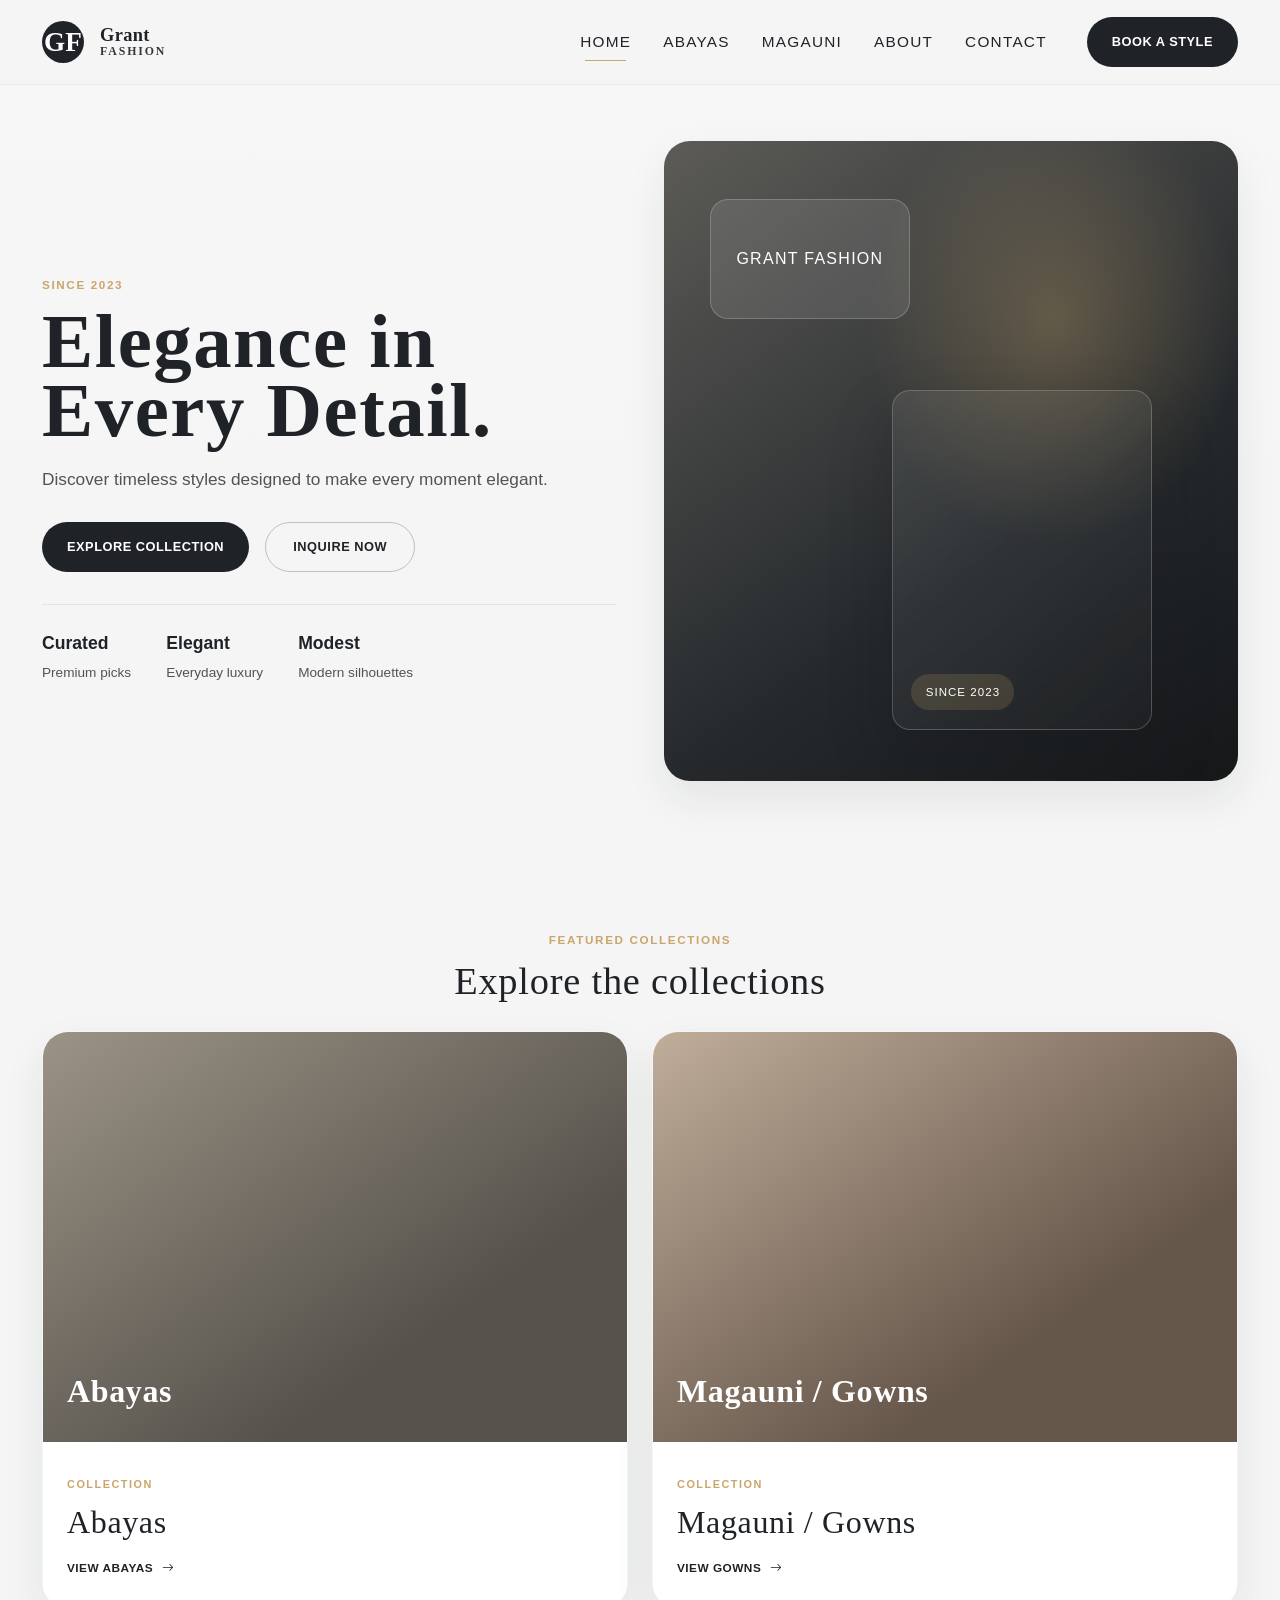
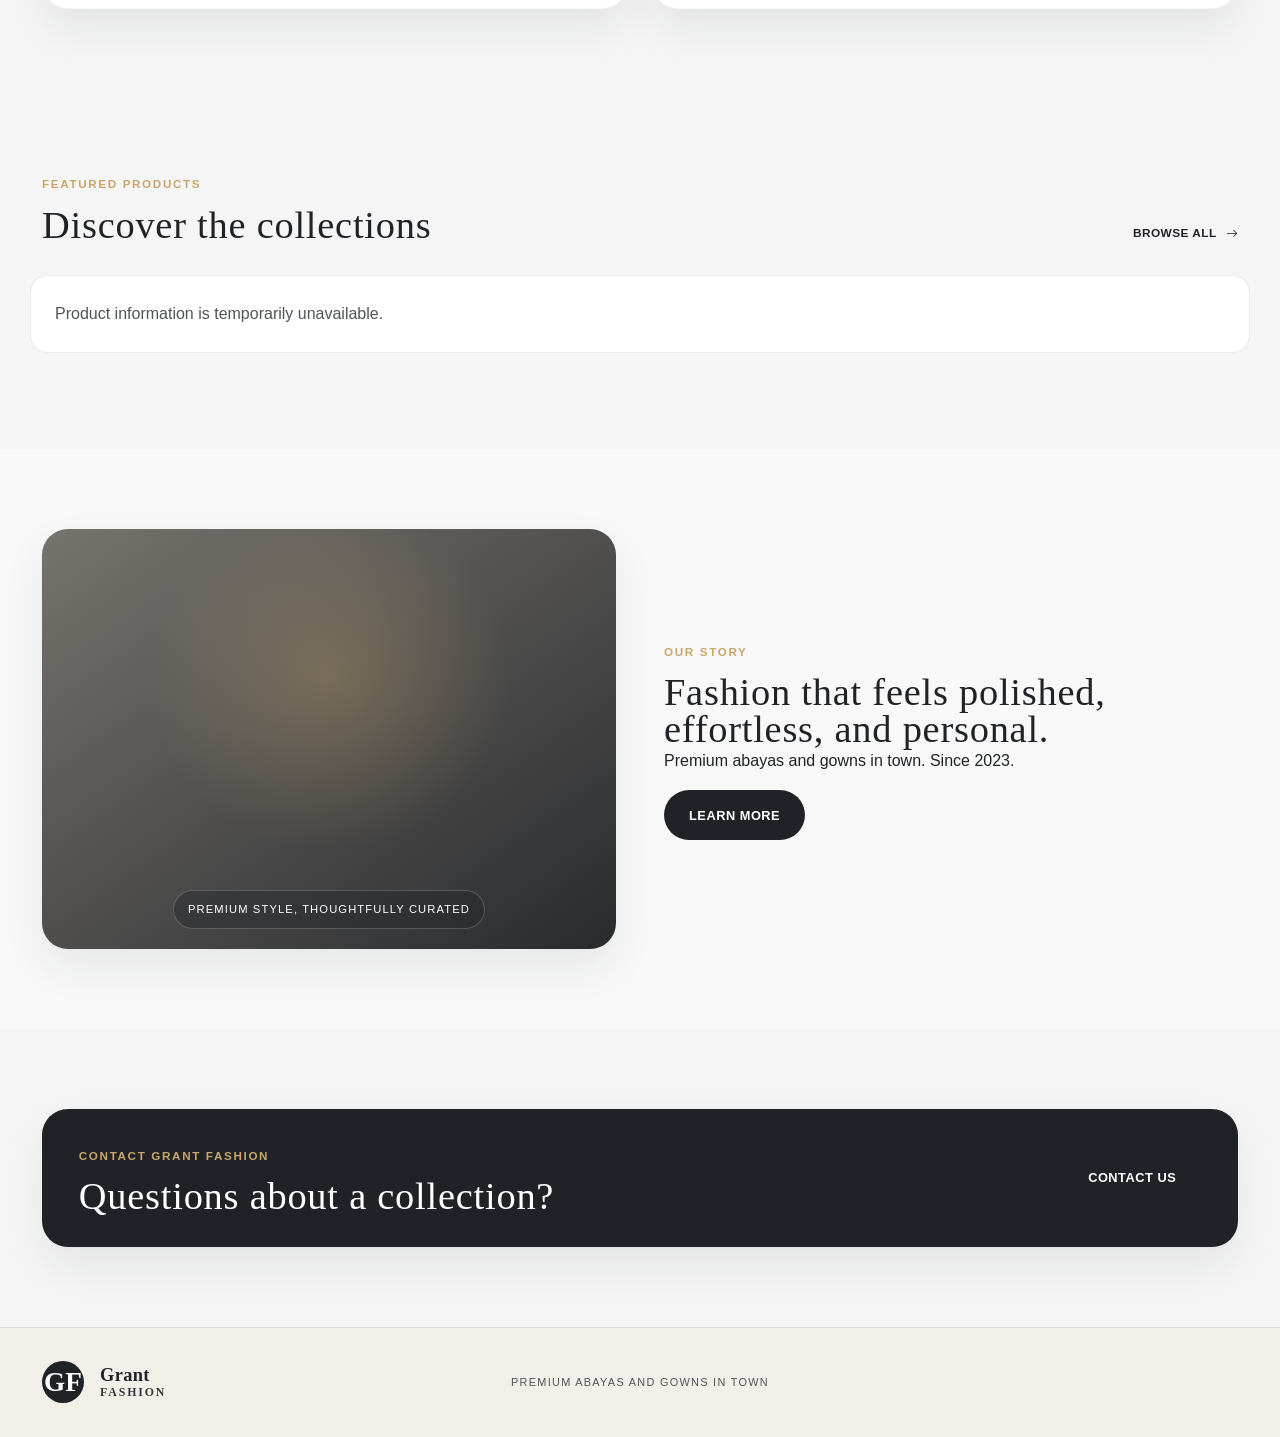
<file: index.html>
<!DOCTYPE html>
<html lang="en">
  <head>
    <meta charset="UTF-8" />
    <meta name="viewport" content="width=device-width, initial-scale=1.0" />
    <meta http-equiv="Content-Security-Policy" content="default-src 'self'; base-uri 'self'; form-action 'self' https://wa.me; img-src 'self' data:; style-src 'self' 'unsafe-inline' https://fonts.googleapis.com https://cdn.jsdelivr.net; font-src 'self' https://fonts.gstatic.com https://cdn.jsdelivr.net; script-src 'self' https://cdn.jsdelivr.net; connect-src 'self'; object-src 'none'" />
    <meta http-equiv="Referrer-Policy" content="strict-origin-when-cross-origin" />
    <meta http-equiv="Permissions-Policy" content="geolocation=(), microphone=(), camera=()" />
    <meta
      name="description"
      content="Grant Fashion presents premium abayas and gowns in town. Since 2023."
    />
    <title>Grant Fashion | Premium Abayas and Gowns</title>
    <meta property="og:site_name" content="Grant Fashion" />
    <meta property="og:title" content="Grant Fashion | Premium Abayas and Gowns" />
    <meta property="og:description" content="Grant Fashion presents premium abayas and gowns in town. Since 2023." />
    <link rel="preconnect" href="https://fonts.googleapis.com" />
    <link rel="preconnect" href="https://fonts.gstatic.com" crossorigin />
    <link
      href="https://fonts.googleapis.com/css2?family=Cormorant+Garamond:wght@400;500;600;700&family=Inter:wght@400;500;600;700&display=swap"
      rel="stylesheet"
    />
    <link
      rel="stylesheet"
      href="https://cdn.jsdelivr.net/npm/bootstrap@5.3.3/dist/css/bootstrap.min.css"
    />
    <link
      rel="stylesheet"
      href="https://cdn.jsdelivr.net/npm/bootstrap-icons@1.11.3/font/bootstrap-icons.min.css"
    />
    <link rel="stylesheet" href="assets/css/style.css" />
  </head>
  <body>
    <header class="site-header">
      <nav class="navbar navbar-expand-lg navbar-light px-3 px-lg-4 py-3">
        <div class="container-xl">
          <a class="navbar-brand d-flex align-items-center gap-3" href="index.html" aria-label="Grant Fashion home">
            <img class="brand-logo" data-brand-logo alt="" hidden />
            <span class="brand-mark" data-brand-initials aria-hidden="true">GF</span>
            <div class="brand-copy">
              <span class="brand-name" data-brand-name>Grant</span>
              <span class="brand-subtitle" data-brand-tagline>Fashion</span>
            </div>
          </a>

          <button
            class="navbar-toggler border-0 shadow-none"
            type="button"
            data-menu-toggle
            aria-controls="mobileMenu"
            aria-expanded="false"
            aria-label="Open navigation menu"
          >
            <span class="navbar-toggler-icon"></span>
          </button>

          <div class="collapse navbar-collapse justify-content-end">
            <ul class="navbar-nav align-items-center gap-lg-3">
              <li class="nav-item"><a class="nav-link active" href="index.html">Home</a></li>
              <li class="nav-item"><a class="nav-link" href="pages/abayas.html">Abayas</a></li>
              <li class="nav-item"><a class="nav-link" href="pages/magauni.html">Magauni</a></li>
              <li class="nav-item"><a class="nav-link" href="pages/about.html">About</a></li>
              <li class="nav-item"><a class="nav-link" href="pages/contact.html">Contact</a></li>
              <li class="nav-item ms-lg-3">
                <a class="btn btn-primary btn-cta" href="pages/contact.html">Book a Style</a>
              </li>
            </ul>
          </div>
        </div>
      </nav>
    </header>

    <div class="offcanvas offcanvas-end" tabindex="-1" id="mobileMenu" aria-labelledby="mobileMenuLabel">
      <div class="offcanvas-header">
        <h5 class="offcanvas-title" id="mobileMenuLabel">Menu</h5>
        <button type="button" class="btn-close" data-menu-close aria-label="Close menu"></button>
      </div>
      <div class="offcanvas-body">
        <ul class="nav flex-column mobile-nav">
          <li><a class="nav-link active" href="index.html">Home</a></li>
          <li><a class="nav-link" href="pages/abayas.html">Abayas</a></li>
          <li><a class="nav-link" href="pages/magauni.html">Magauni</a></li>
          <li><a class="nav-link" href="pages/about.html">About</a></li>
          <li><a class="nav-link" href="pages/contact.html">Contact</a></li>
          <li class="mt-3"><a class="btn btn-primary w-100 btn-cta" href="pages/contact.html">Book a Style</a></li>
        </ul>
      </div>
    </div>

    <main>
      <section class="hero-section">
        <div class="container-xl">
          <div class="row align-items-center g-4 g-lg-5">
            <div class="col-lg-6 content-column">
              <p class="eyebrow">Since 2023</p>
              <h1 data-content="hero.heading">Elegance in Every Detail.</h1>
              <p class="hero-copy" data-content="hero.body">
                Discover timeless styles designed to make every moment elegant.
              </p>
              <div class="hero-actions">
                <a class="btn btn-primary btn-cta" data-content="hero.button_label" href="pages/abayas.html">Explore Collection</a>
                <a class="btn btn-secondary" href="pages/contact.html">Inquire Now</a>
              </div>
              <div class="hero-metrics">
                <div>
                  <strong>Curated</strong>
                  <span>Premium picks</span>
                </div>
                <div>
                  <strong>Elegant</strong>
                  <span>Everyday luxury</span>
                </div>
                <div>
                  <strong>Modest</strong>
                  <span>Modern silhouettes</span>
                </div>
              </div>
            </div>
            <div class="col-lg-6">
              <div class="editorial-visual" aria-label="Editorial fashion placeholder artwork">
                <img class="editorial-image" data-media-section="hero" alt="" hidden />
                <div class="visual-card visual-card-large">
                  <span class="card-tag">Since 2023</span>
                </div>
                <div class="visual-card visual-card-small">
                    <span data-brand-copy>Grant Fashion</span>
                </div>
              </div>
            </div>
          </div>
        </div>
      </section>

      <section class="section-space collection-highlight">
        <div class="container-xl">
          <div class="section-heading centered">
            <p class="eyebrow text-center">Featured collections</p>
            <h2>Explore the collections</h2>
          </div>
          <div class="row g-4">
            <div class="col-md-6">
              <article class="feature-card feature-card-abaya">
                <div class="feature-image image-abaya">
                  <img data-media-collection="abayas" alt="" hidden />
                  <span>Abayas</span>
                </div>
                <div class="feature-content">
                  <p class="eyebrow small">Collection</p>
                  <h3>Abayas</h3>
                  <p data-collection-description="abayas"></p>
                  <a href="pages/abayas.html" class="text-link">View abayas <i class="bi bi-arrow-right"></i></a>
                </div>
              </article>
            </div>
            <div class="col-md-6">
              <article class="feature-card feature-card-gown">
                <div class="feature-image image-gown">
                  <img data-media-collection="magauni" alt="" hidden />
                  <span>Magauni / Gowns</span>
                </div>
                <div class="feature-content">
                  <p class="eyebrow small">Collection</p>
                  <h3>Magauni / Gowns</h3>
                  <p data-collection-description="magauni"></p>
                  <a href="pages/magauni.html" class="text-link">View gowns <i class="bi bi-arrow-right"></i></a>
                </div>
              </article>
            </div>
          </div>
        </div>
      </section>

      <section class="section-space product-spotlight">
        <div class="container-xl">
          <div class="section-heading d-flex justify-content-between align-items-end flex-wrap gap-3">
            <div>
              <p class="eyebrow">Featured products</p>
              <h2>Discover the collections</h2>
            </div>
            <a href="pages/abayas.html" class="text-link">Browse all <i class="bi bi-arrow-right"></i></a>
          </div>

          <div class="row g-4 product-grid" id="product-grid-home">
            <p class="empty-state" role="status">Loading published products…</p>
          </div>
        </div>
      </section>

      <section class="section-space brand-story">
        <div class="container-xl">
          <div class="row align-items-center g-5">
            <div class="col-lg-6">
              <div class="story-image" aria-label="Brand story placeholder illustration">
                <img class="story-image-photo" data-media-section="brand_story" alt="" hidden />
                <span>Premium style, thoughtfully curated</span>
              </div>
            </div>
            <div class="col-lg-6">
              <p class="eyebrow">Our story</p>
              <h2 data-content="brand_story.heading">Fashion that feels polished, effortless, and personal.</h2>
              <p>
                <span data-content="brand_story.body">Premium abayas and gowns in town. Since 2023.</span>
              </p>
              <a href="pages/about.html" class="btn btn-primary btn-cta" data-content="brand_story.button_label">Learn More</a>
            </div>
          </div>
        </div>
      </section>

      <section class="section-space inquiry-strip">
        <div class="container-xl">
          <div class="inquiry-panel">
            <div>
              <p class="eyebrow" data-brand-copy>Contact Grant Fashion</p>
              <h2>Questions about a collection?</h2>
            </div>
            <a class="btn btn-primary btn-cta" href="pages/contact.html">Contact us</a>
          </div>
        </div>
      </section>
    </main>

    <footer class="site-footer">
      <div class="container-xl">
        <div class="row g-4 align-items-center">
          <div class="col-lg-4">
            <a class="navbar-brand d-flex align-items-center gap-3" href="index.html" aria-label="Grant Fashion home">
              <img class="brand-logo" data-brand-logo alt="" hidden />
              <span class="brand-mark" data-brand-initials aria-hidden="true">GF</span>
              <div class="brand-copy">
                <span class="brand-name" data-brand-name>Grant</span>
                <span class="brand-subtitle" data-brand-tagline>Fashion</span>
              </div>
            </a>
          </div>
          <div class="col-lg-4 text-lg-center">
            <p class="footer-copy">Premium abayas and gowns in town</p>
          </div>
          <div class="col-lg-4 text-lg-end">
            <div class="social-links" aria-label="Social media links">
              <a data-setting-link="instagram_url" href="#" aria-label="Instagram" hidden><i class="bi bi-instagram"></i></a>
              <a data-setting-link="tiktok_url" href="#" aria-label="TikTok" hidden><i class="bi bi-tiktok"></i></a>
              <a data-setting-link="business_whatsapp" href="#" aria-label="WhatsApp" hidden><i class="bi bi-whatsapp"></i></a>
            </div>
          </div>
        </div>
      </div>
    </footer>

    <script src="https://cdn.jsdelivr.net/npm/bootstrap@5.3.3/dist/js/bootstrap.bundle.min.js"></script>
    <script src="assets/js/brand.js"></script>
    <script src="assets/js/main.js"></script>
  </body>
</html>
</file>
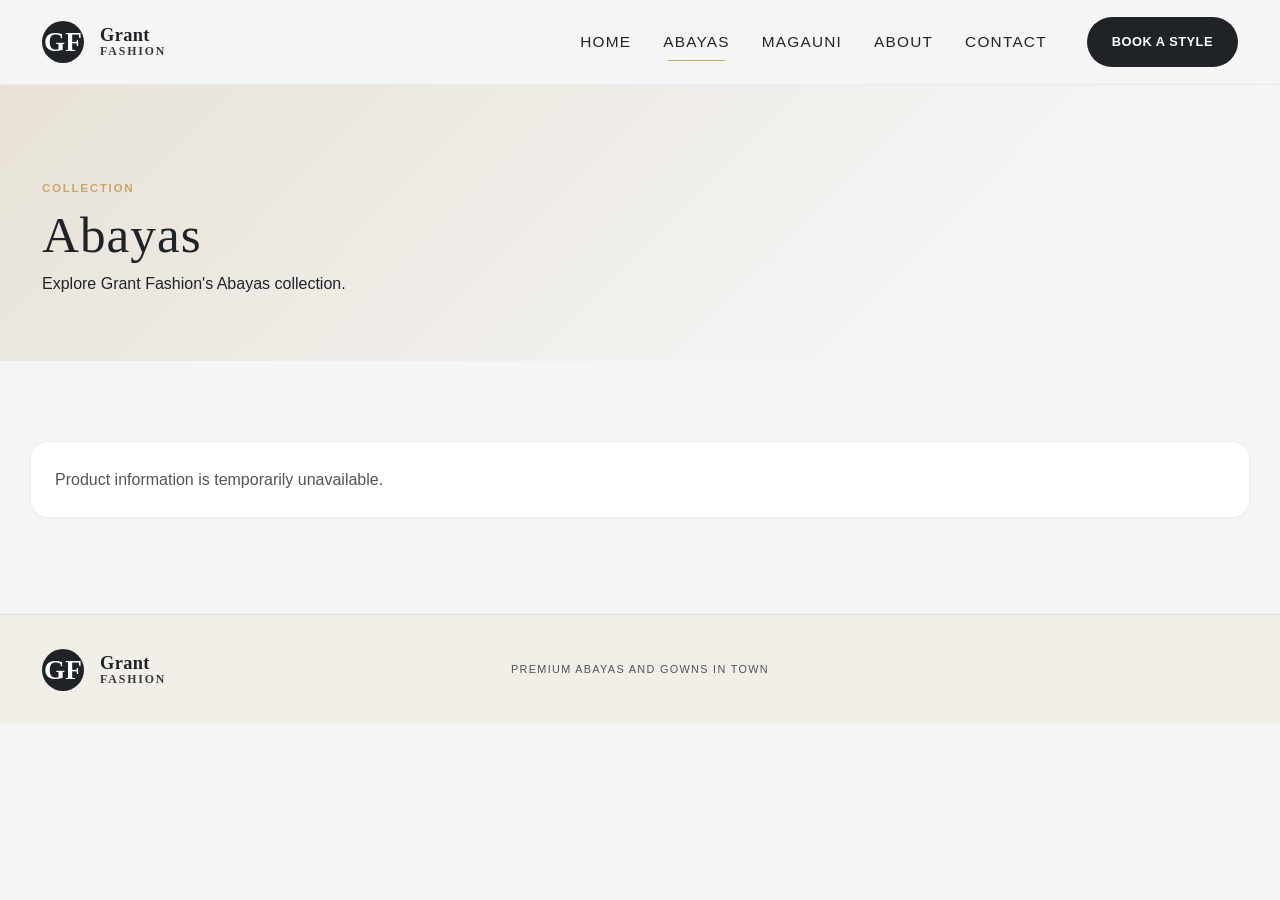
<file: pages/abayas.html>
<!DOCTYPE html>
<html lang="en">
  <head>
    <meta charset="UTF-8" />
    <meta name="viewport" content="width=device-width, initial-scale=1.0" />
    <meta http-equiv="Content-Security-Policy" content="default-src 'self'; base-uri 'self'; form-action 'self' https://wa.me; img-src 'self' data:; style-src 'self' 'unsafe-inline' https://fonts.googleapis.com https://cdn.jsdelivr.net; font-src 'self' https://fonts.gstatic.com https://cdn.jsdelivr.net; script-src 'self' https://cdn.jsdelivr.net; connect-src 'self'; object-src 'none'" />
    <meta http-equiv="Referrer-Policy" content="strict-origin-when-cross-origin" />
    <meta http-equiv="Permissions-Policy" content="geolocation=(), microphone=(), camera=()" />
    <meta
      name="description"
      content="Explore Grant Fashion's abaya collection."
    />
    <title>Abayas | Grant Fashion</title>
    <meta property="og:site_name" content="Grant Fashion" />
    <meta property="og:title" content="Abayas | Grant Fashion" />
    <meta property="og:description" content="Explore Grant Fashion's abaya collection." />
    <link rel="preconnect" href="https://fonts.googleapis.com" />
    <link rel="preconnect" href="https://fonts.gstatic.com" crossorigin />
    <link
      href="https://fonts.googleapis.com/css2?family=Cormorant+Garamond:wght@400;500;600;700&family=Inter:wght@400;500;600;700&display=swap"
      rel="stylesheet"
    />
    <link
      rel="stylesheet"
      href="https://cdn.jsdelivr.net/npm/bootstrap@5.3.3/dist/css/bootstrap.min.css"
    />
    <link
      rel="stylesheet"
      href="https://cdn.jsdelivr.net/npm/bootstrap-icons@1.11.3/font/bootstrap-icons.min.css"
    />
    <link rel="stylesheet" href="../assets/css/style.css" />
  </head>
  <body>
    <header class="site-header">
      <nav class="navbar navbar-expand-lg navbar-light px-3 px-lg-4 py-3">
        <div class="container-xl">
          <a class="navbar-brand d-flex align-items-center gap-3" href="../index.html" aria-label="Grant Fashion home">
            <img class="brand-logo" data-brand-logo alt="" hidden />
            <span class="brand-mark" data-brand-initials aria-hidden="true">GF</span>
            <div class="brand-copy">
              <span class="brand-name" data-brand-name>Grant</span>
              <span class="brand-subtitle" data-brand-tagline>Fashion</span>
            </div>
          </a>

          <button
            class="navbar-toggler border-0 shadow-none"
            type="button"
            data-menu-toggle
            aria-controls="mobileMenu"
            aria-expanded="false"
            aria-label="Open navigation menu"
          >
            <span class="navbar-toggler-icon"></span>
          </button>

          <div class="collapse navbar-collapse justify-content-end">
            <ul class="navbar-nav align-items-center gap-lg-3">
              <li class="nav-item"><a class="nav-link" href="../index.html">Home</a></li>
              <li class="nav-item"><a class="nav-link active" href="abayas.html">Abayas</a></li>
              <li class="nav-item"><a class="nav-link" href="magauni.html">Magauni</a></li>
              <li class="nav-item"><a class="nav-link" href="about.html">About</a></li>
              <li class="nav-item"><a class="nav-link" href="contact.html">Contact</a></li>
              <li class="nav-item ms-lg-3">
                <a class="btn btn-primary btn-cta" href="contact.html">Book a Style</a>
              </li>
            </ul>
          </div>
        </div>
      </nav>
    </header>

    <div class="offcanvas offcanvas-end" tabindex="-1" id="mobileMenu" aria-labelledby="mobileMenuLabel">
      <div class="offcanvas-header">
        <h5 class="offcanvas-title" id="mobileMenuLabel">Menu</h5>
        <button type="button" class="btn-close" data-menu-close aria-label="Close menu"></button>
      </div>
      <div class="offcanvas-body">
        <ul class="nav flex-column mobile-nav">
          <li><a class="nav-link" href="../index.html">Home</a></li>
          <li><a class="nav-link active" href="abayas.html">Abayas</a></li>
          <li><a class="nav-link" href="magauni.html">Magauni</a></li>
          <li><a class="nav-link" href="about.html">About</a></li>
          <li><a class="nav-link" href="contact.html">Contact</a></li>
          <li class="mt-3"><a class="btn btn-primary w-100 btn-cta" href="contact.html">Book a Style</a></li>
        </ul>
      </div>
    </div>

    <main>
      <section class="page-hero collection-hero">
        <div class="container-xl">
          <div class="page-hero-inner">
            <p class="eyebrow">Collection</p>
            <h1>Abayas</h1>
            <p data-collection-description="abayas" data-brand-copy>
              Explore Grant Fashion's Abayas collection.
            </p>
          </div>
        </div>
      </section>

      <section class="section-space">
        <div class="container-xl">
          <div class="row g-4" id="product-grid-abayas"><p class="empty-state" role="status">Loading published products…</p></div>
        </div>
      </section>
    </main>

    <footer class="site-footer">
      <div class="container-xl">
        <div class="row g-4 align-items-center">
          <div class="col-lg-4">
            <a class="navbar-brand d-flex align-items-center gap-3" href="../index.html">
              <img class="brand-logo" data-brand-logo alt="" hidden />
              <span class="brand-mark" data-brand-initials aria-hidden="true">GF</span>
              <div class="brand-copy">
                <span class="brand-name" data-brand-name>Grant</span>
                <span class="brand-subtitle" data-brand-tagline>Fashion</span>
              </div>
            </a>
          </div>
          <div class="col-lg-4 text-lg-center">
            <p class="footer-copy">Premium abayas and gowns in town</p>
          </div>
          <div class="col-lg-4 text-lg-end">
            <div class="social-links">
              <a data-setting-link="instagram_url" href="#" aria-label="Instagram" hidden><i class="bi bi-instagram"></i></a>
              <a data-setting-link="tiktok_url" href="#" aria-label="TikTok" hidden><i class="bi bi-tiktok"></i></a>
              <a data-setting-link="business_whatsapp" href="#" aria-label="WhatsApp" hidden><i class="bi bi-whatsapp"></i></a>
            </div>
          </div>
        </div>
      </div>
    </footer>

    <script src="https://cdn.jsdelivr.net/npm/bootstrap@5.3.3/dist/js/bootstrap.bundle.min.js"></script>
    <script src="../assets/js/brand.js"></script>
    <script src="../assets/js/main.js"></script>
  </body>
</html>
</file>
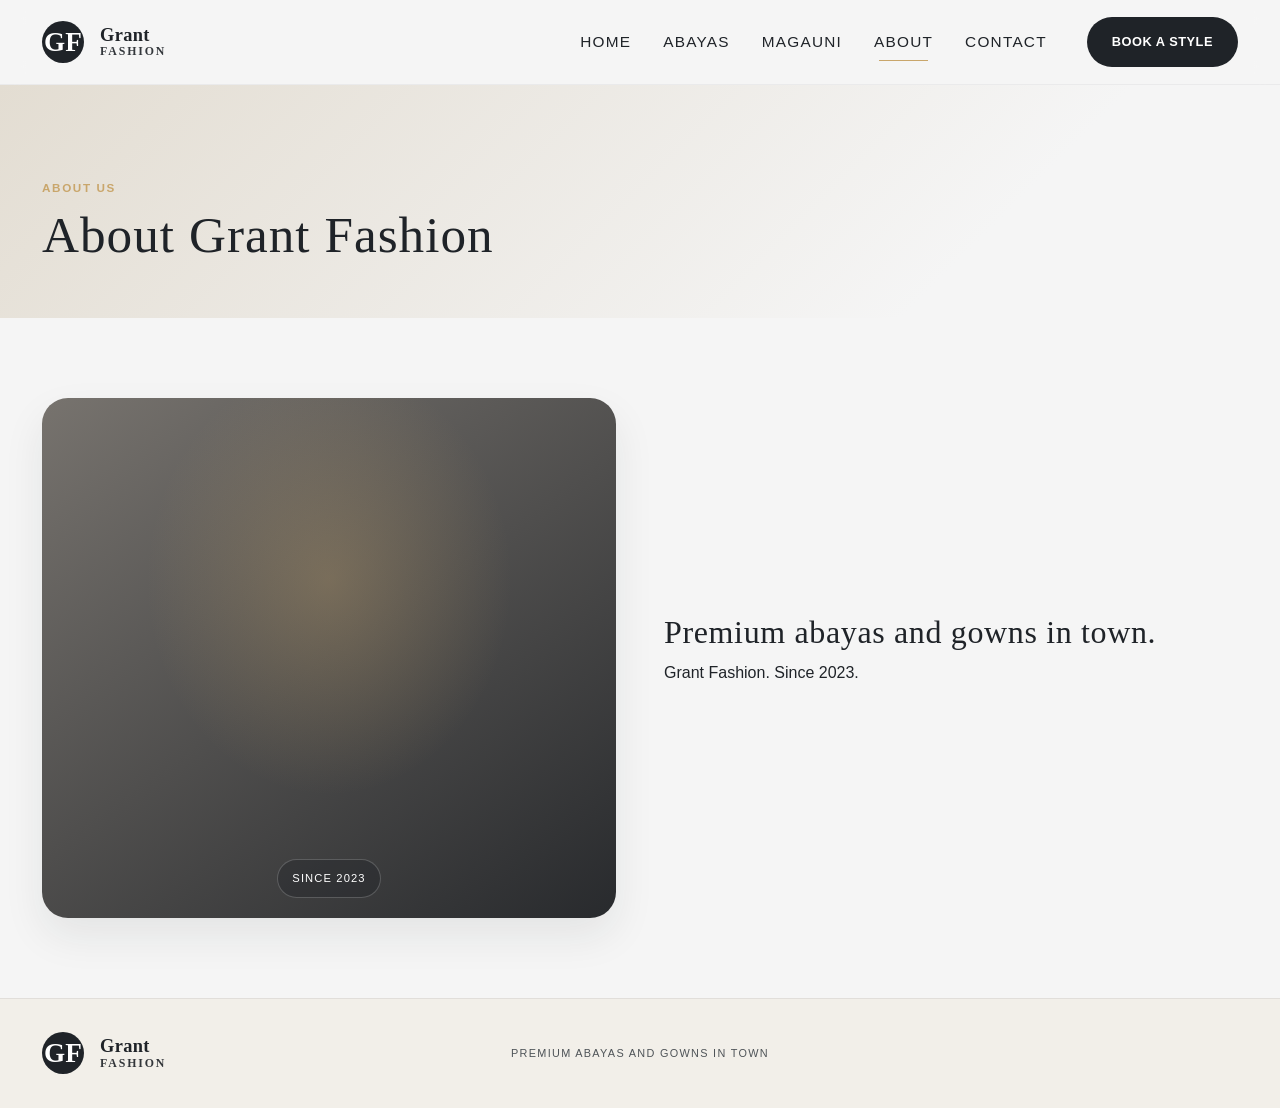
<file: pages/about.html>
<!DOCTYPE html>
<html lang="en">
  <head>
    <meta charset="UTF-8" />
    <meta name="viewport" content="width=device-width, initial-scale=1.0" />
    <meta http-equiv="Content-Security-Policy" content="default-src 'self'; base-uri 'self'; form-action 'self' https://wa.me; img-src 'self' data:; style-src 'self' 'unsafe-inline' https://fonts.googleapis.com https://cdn.jsdelivr.net; font-src 'self' https://fonts.gstatic.com https://cdn.jsdelivr.net; script-src 'self' https://cdn.jsdelivr.net; connect-src 'self'; object-src 'none'" />
    <meta http-equiv="Referrer-Policy" content="strict-origin-when-cross-origin" />
    <meta http-equiv="Permissions-Policy" content="geolocation=(), microphone=(), camera=()" />
    <meta
      name="description"
      content="Learn about Grant Fashion, premium abayas and gowns in town since 2023."
    />
    <title>About Us | Grant Fashion</title>
    <meta property="og:site_name" content="Grant Fashion" />
    <meta property="og:title" content="About Us | Grant Fashion" />
    <meta property="og:description" content="Learn about Grant Fashion, premium abayas and gowns in town since 2023." />
    <link rel="preconnect" href="https://fonts.googleapis.com" />
    <link rel="preconnect" href="https://fonts.gstatic.com" crossorigin />
    <link
      href="https://fonts.googleapis.com/css2?family=Cormorant+Garamond:wght@400;500;600;700&family=Inter:wght@400;500;600;700&display=swap"
      rel="stylesheet"
    />
    <link
      rel="stylesheet"
      href="https://cdn.jsdelivr.net/npm/bootstrap@5.3.3/dist/css/bootstrap.min.css"
    />
    <link
      rel="stylesheet"
      href="https://cdn.jsdelivr.net/npm/bootstrap-icons@1.11.3/font/bootstrap-icons.min.css"
    />
    <link rel="stylesheet" href="../assets/css/style.css" />
  </head>
  <body>
    <header class="site-header">
      <nav class="navbar navbar-expand-lg navbar-light px-3 px-lg-4 py-3">
        <div class="container-xl">
          <a class="navbar-brand d-flex align-items-center gap-3" href="../index.html" aria-label="Grant Fashion home">
            <img class="brand-logo" data-brand-logo alt="" hidden />
            <span class="brand-mark" data-brand-initials aria-hidden="true">GF</span>
            <div class="brand-copy">
              <span class="brand-name" data-brand-name>Grant</span>
              <span class="brand-subtitle" data-brand-tagline>Fashion</span>
            </div>
          </a>

          <button
            class="navbar-toggler border-0 shadow-none"
            type="button"
            data-menu-toggle
            aria-controls="mobileMenu"
            aria-expanded="false"
            aria-label="Open navigation menu"
          >
            <span class="navbar-toggler-icon"></span>
          </button>

          <div class="collapse navbar-collapse justify-content-end">
            <ul class="navbar-nav align-items-center gap-lg-3">
              <li class="nav-item"><a class="nav-link" href="../index.html">Home</a></li>
              <li class="nav-item"><a class="nav-link" href="abayas.html">Abayas</a></li>
              <li class="nav-item"><a class="nav-link" href="magauni.html">Magauni</a></li>
              <li class="nav-item"><a class="nav-link active" href="about.html">About</a></li>
              <li class="nav-item"><a class="nav-link" href="contact.html">Contact</a></li>
              <li class="nav-item ms-lg-3">
                <a class="btn btn-primary btn-cta" href="contact.html">Book a Style</a>
              </li>
            </ul>
          </div>
        </div>
      </nav>
    </header>

    <div class="offcanvas offcanvas-end" tabindex="-1" id="mobileMenu" aria-labelledby="mobileMenuLabel">
      <div class="offcanvas-header">
        <h5 class="offcanvas-title" id="mobileMenuLabel">Menu</h5>
        <button type="button" class="btn-close" data-menu-close aria-label="Close menu"></button>
      </div>
      <div class="offcanvas-body">
        <ul class="nav flex-column mobile-nav">
          <li><a class="nav-link" href="../index.html">Home</a></li>
          <li><a class="nav-link" href="abayas.html">Abayas</a></li>
          <li><a class="nav-link" href="magauni.html">Magauni</a></li>
          <li><a class="nav-link active" href="about.html">About</a></li>
          <li><a class="nav-link" href="contact.html">Contact</a></li>
          <li class="mt-3"><a class="btn btn-primary w-100 btn-cta" href="contact.html">Book a Style</a></li>
        </ul>
      </div>
    </div>

    <main>
      <section class="page-hero about-hero">
        <div class="container-xl">
          <div class="page-hero-inner narrow">
            <p class="eyebrow">About us</p>
            <h1 data-page-title="about" data-brand-copy>About Grant Fashion</h1>
          </div>
        </div>
      </section>

      <section class="section-space">
        <div class="container-xl">
          <div class="row align-items-center g-5">
            <div class="col-lg-6">
              <div class="story-image story-image-large" aria-label="Decorative brand background">
                <span>Since 2023</span>
              </div>
            </div>
            <div class="col-lg-6">
              <h2>Premium abayas and gowns in town.</h2>
              <p data-page-content="about" data-brand-copy>Grant Fashion. Since 2023.</p>
              <p data-brand-description hidden></p>
            </div>
          </div>
        </div>
      </section>

    </main>

    <footer class="site-footer">
      <div class="container-xl">
        <div class="row g-4 align-items-center">
          <div class="col-lg-4">
            <a class="navbar-brand d-flex align-items-center gap-3" href="../index.html">
              <img class="brand-logo" data-brand-logo alt="" hidden />
              <span class="brand-mark" data-brand-initials aria-hidden="true">GF</span>
              <div class="brand-copy">
                <span class="brand-name" data-brand-name>Grant</span>
                <span class="brand-subtitle" data-brand-tagline>Fashion</span>
              </div>
            </a>
          </div>
          <div class="col-lg-4 text-lg-center">
            <p class="footer-copy">Premium abayas and gowns in town</p>
          </div>
          <div class="col-lg-4 text-lg-end">
            <div class="social-links">
              <a data-setting-link="instagram_url" href="#" aria-label="Instagram" hidden><i class="bi bi-instagram"></i></a>
              <a data-setting-link="tiktok_url" href="#" aria-label="TikTok" hidden><i class="bi bi-tiktok"></i></a>
              <a data-setting-link="business_whatsapp" href="#" aria-label="WhatsApp" hidden><i class="bi bi-whatsapp"></i></a>
            </div>
          </div>
        </div>
      </div>
    </footer>

    <script src="https://cdn.jsdelivr.net/npm/bootstrap@5.3.3/dist/js/bootstrap.bundle.min.js"></script>
    <script src="../assets/js/brand.js"></script>
    <script src="../assets/js/main.js"></script>
  </body>
</html>
</file>
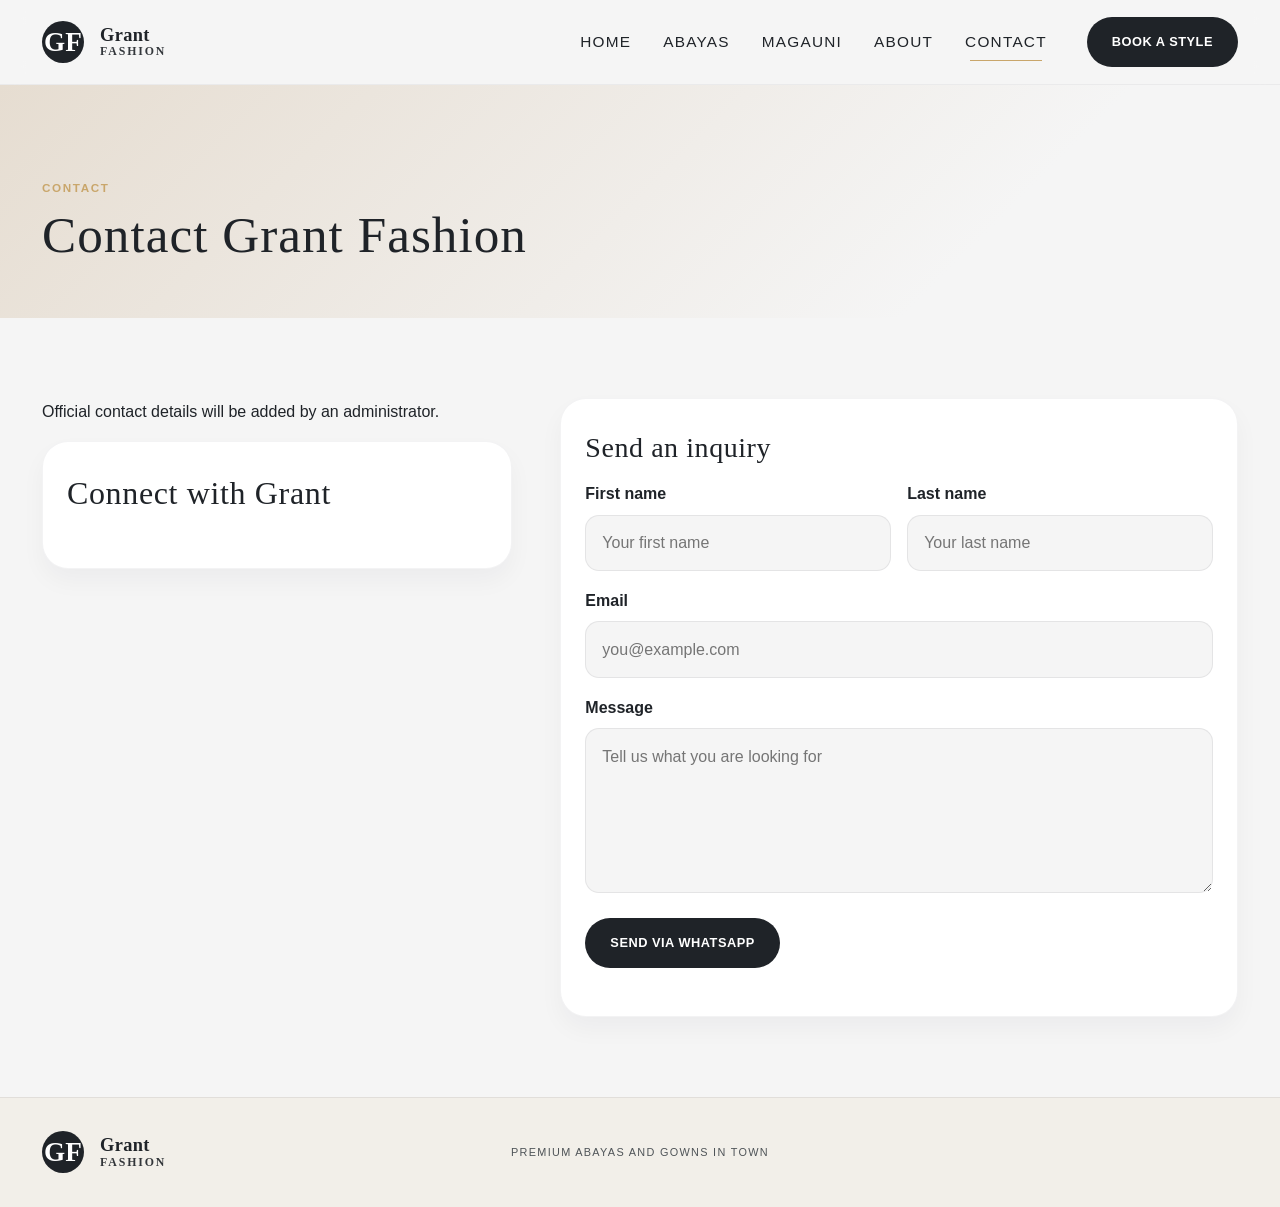
<file: pages/contact.html>
<!DOCTYPE html>
<html lang="en">
  <head>
    <meta charset="UTF-8" />
    <meta name="viewport" content="width=device-width, initial-scale=1.0" />
    <meta http-equiv="Content-Security-Policy" content="default-src 'self'; base-uri 'self'; form-action 'self' https://wa.me; img-src 'self' data:; style-src 'self' 'unsafe-inline' https://fonts.googleapis.com https://cdn.jsdelivr.net; font-src 'self' https://fonts.gstatic.com https://cdn.jsdelivr.net; script-src 'self' https://cdn.jsdelivr.net; connect-src 'self'; object-src 'none'" />
    <meta http-equiv="Referrer-Policy" content="strict-origin-when-cross-origin" />
    <meta http-equiv="Permissions-Policy" content="geolocation=(), microphone=(), camera=()" />
    <meta
      name="description"
      content="Contact Grant Fashion for verified business contact information."
    />
    <title>Contact | Grant Fashion</title>
    <meta property="og:site_name" content="Grant Fashion" />
    <meta property="og:title" content="Contact | Grant Fashion" />
    <meta property="og:description" content="Contact Grant Fashion for verified business contact information." />
    <link rel="preconnect" href="https://fonts.googleapis.com" />
    <link rel="preconnect" href="https://fonts.gstatic.com" crossorigin />
    <link
      href="https://fonts.googleapis.com/css2?family=Cormorant+Garamond:wght@400;500;600;700&family=Inter:wght@400;500;600;700&display=swap"
      rel="stylesheet"
    />
    <link
      rel="stylesheet"
      href="https://cdn.jsdelivr.net/npm/bootstrap@5.3.3/dist/css/bootstrap.min.css"
    />
    <link
      rel="stylesheet"
      href="https://cdn.jsdelivr.net/npm/bootstrap-icons@1.11.3/font/bootstrap-icons.min.css"
    />
    <link rel="stylesheet" href="../assets/css/style.css" />
  </head>
  <body>
    <header class="site-header">
      <nav class="navbar navbar-expand-lg navbar-light px-3 px-lg-4 py-3">
        <div class="container-xl">
          <a class="navbar-brand d-flex align-items-center gap-3" href="../index.html" aria-label="Grant Fashion home">
            <img class="brand-logo" data-brand-logo alt="" hidden />
            <span class="brand-mark" data-brand-initials aria-hidden="true">GF</span>
            <div class="brand-copy">
              <span class="brand-name" data-brand-name>Grant</span>
              <span class="brand-subtitle" data-brand-tagline>Fashion</span>
            </div>
          </a>

          <button
            class="navbar-toggler border-0 shadow-none"
            type="button"
            data-menu-toggle
            aria-controls="mobileMenu"
            aria-expanded="false"
            aria-label="Open navigation menu"
          >
            <span class="navbar-toggler-icon"></span>
          </button>

          <div class="collapse navbar-collapse justify-content-end">
            <ul class="navbar-nav align-items-center gap-lg-3">
              <li class="nav-item"><a class="nav-link" href="../index.html">Home</a></li>
              <li class="nav-item"><a class="nav-link" href="abayas.html">Abayas</a></li>
              <li class="nav-item"><a class="nav-link" href="magauni.html">Magauni</a></li>
              <li class="nav-item"><a class="nav-link" href="about.html">About</a></li>
              <li class="nav-item"><a class="nav-link active" href="contact.html">Contact</a></li>
              <li class="nav-item ms-lg-3">
                <a class="btn btn-primary btn-cta" href="contact.html">Book a Style</a>
              </li>
            </ul>
          </div>
        </div>
      </nav>
    </header>

    <div class="offcanvas offcanvas-end" tabindex="-1" id="mobileMenu" aria-labelledby="mobileMenuLabel">
      <div class="offcanvas-header">
        <h5 class="offcanvas-title" id="mobileMenuLabel">Menu</h5>
        <button type="button" class="btn-close" data-menu-close aria-label="Close menu"></button>
      </div>
      <div class="offcanvas-body">
        <ul class="nav flex-column mobile-nav">
          <li><a class="nav-link" href="../index.html">Home</a></li>
          <li><a class="nav-link" href="abayas.html">Abayas</a></li>
          <li><a class="nav-link" href="magauni.html">Magauni</a></li>
          <li><a class="nav-link" href="about.html">About</a></li>
          <li><a class="nav-link active" href="contact.html">Contact</a></li>
          <li class="mt-3"><a class="btn btn-primary w-100 btn-cta" href="contact.html">Book a Style</a></li>
        </ul>
      </div>
    </div>

    <main>
      <section class="page-hero contact-hero">
        <div class="container-xl">
          <div class="page-hero-inner narrow">
            <p class="eyebrow">Contact</p>
            <h1 data-page-title="contact" data-brand-copy>Contact Grant Fashion</h1>
          </div>
        </div>
      </section>

      <section class="section-space">
        <div class="container-xl">
          <div class="row g-5">
            <div class="col-lg-5">
              <p data-page-content="contact" class="muted">Official contact details will be added by an administrator.</p>
              <div class="contact-panel">
                <h2 data-brand-connect>Connect with Grant</h2>
                <ul class="contact-list">
                  <li>
                    <i class="bi bi-telephone"></i>
                    <a data-setting-link="business_phone" href="#" hidden data-brand-copy>Call Grant Fashion</a>
                  </li>
                  <li>
                    <i class="bi bi-whatsapp"></i>
                    <a data-setting-link="business_whatsapp" href="#" hidden>WhatsApp</a>
                  </li>
                  <li>
                    <i class="bi bi-instagram"></i>
                    <a data-setting-link="instagram_url" href="#" hidden>Instagram</a>
                  </li>
                  <li>
                    <i class="bi bi-tiktok"></i>
                    <a data-setting-link="tiktok_url" href="#" hidden>TikTok</a>
                  </li>
                </ul>
                <p data-setting-text="business_phone" hidden></p>
              </div>
            </div>
            <div class="col-lg-7">
              <div class="contact-form-wrap">
                <h3>Send an inquiry</h3>
                <form class="contact-form" action="#" method="post">
                  <noscript><p class="empty-state">Enable JavaScript to prepare an inquiry. No information is sent by this form.</p></noscript>
                  <div class="row g-3">
                    <div class="col-md-6">
                      <label for="firstName">First name</label>
                      <input id="firstName" name="firstName" type="text" placeholder="Your first name" required />
                    </div>
                    <div class="col-md-6">
                      <label for="lastName">Last name</label>
                      <input id="lastName" name="lastName" type="text" placeholder="Your last name" />
                    </div>
                    <div class="col-12">
                      <label for="email">Email</label>
                      <input id="email" name="email" type="email" placeholder="you@example.com" />
                    </div>
                    <div class="col-12">
                      <label for="message">Message</label>
                      <textarea id="message" name="message" rows="5" placeholder="Tell us what you are looking for" required></textarea>
                    </div>
                    <div class="col-12">
                      <button type="submit" class="btn btn-primary btn-cta">Send via WhatsApp</button>
                    </div>
                    <div class="col-12"><p data-contact-feedback class="empty-state" role="status" hidden></p></div>
                  </div>
                </form>
              </div>
            </div>
          </div>
        </div>
      </section>
    </main>

    <footer class="site-footer">
      <div class="container-xl">
        <div class="row g-4 align-items-center">
          <div class="col-lg-4">
            <a class="navbar-brand d-flex align-items-center gap-3" href="../index.html">
              <img class="brand-logo" data-brand-logo alt="" hidden />
              <span class="brand-mark" data-brand-initials aria-hidden="true">GF</span>
              <div class="brand-copy">
                <span class="brand-name" data-brand-name>Grant</span>
                <span class="brand-subtitle" data-brand-tagline>Fashion</span>
              </div>
            </a>
          </div>
          <div class="col-lg-4 text-lg-center">
            <p class="footer-copy">Premium abayas and gowns in town</p>
          </div>
          <div class="col-lg-4 text-lg-end">
            <div class="social-links">
              <a data-setting-link="instagram_url" href="#" aria-label="Instagram" hidden><i class="bi bi-instagram"></i></a>
              <a data-setting-link="tiktok_url" href="#" aria-label="TikTok" hidden><i class="bi bi-tiktok"></i></a>
              <a data-setting-link="business_whatsapp" href="#" aria-label="WhatsApp" hidden><i class="bi bi-whatsapp"></i></a>
            </div>
          </div>
        </div>
      </div>
    </footer>

    <script src="https://cdn.jsdelivr.net/npm/bootstrap@5.3.3/dist/js/bootstrap.bundle.min.js"></script>
    <script src="../assets/js/brand.js"></script>
    <script src="../assets/js/main.js"></script>
  </body>
</html>
</file>
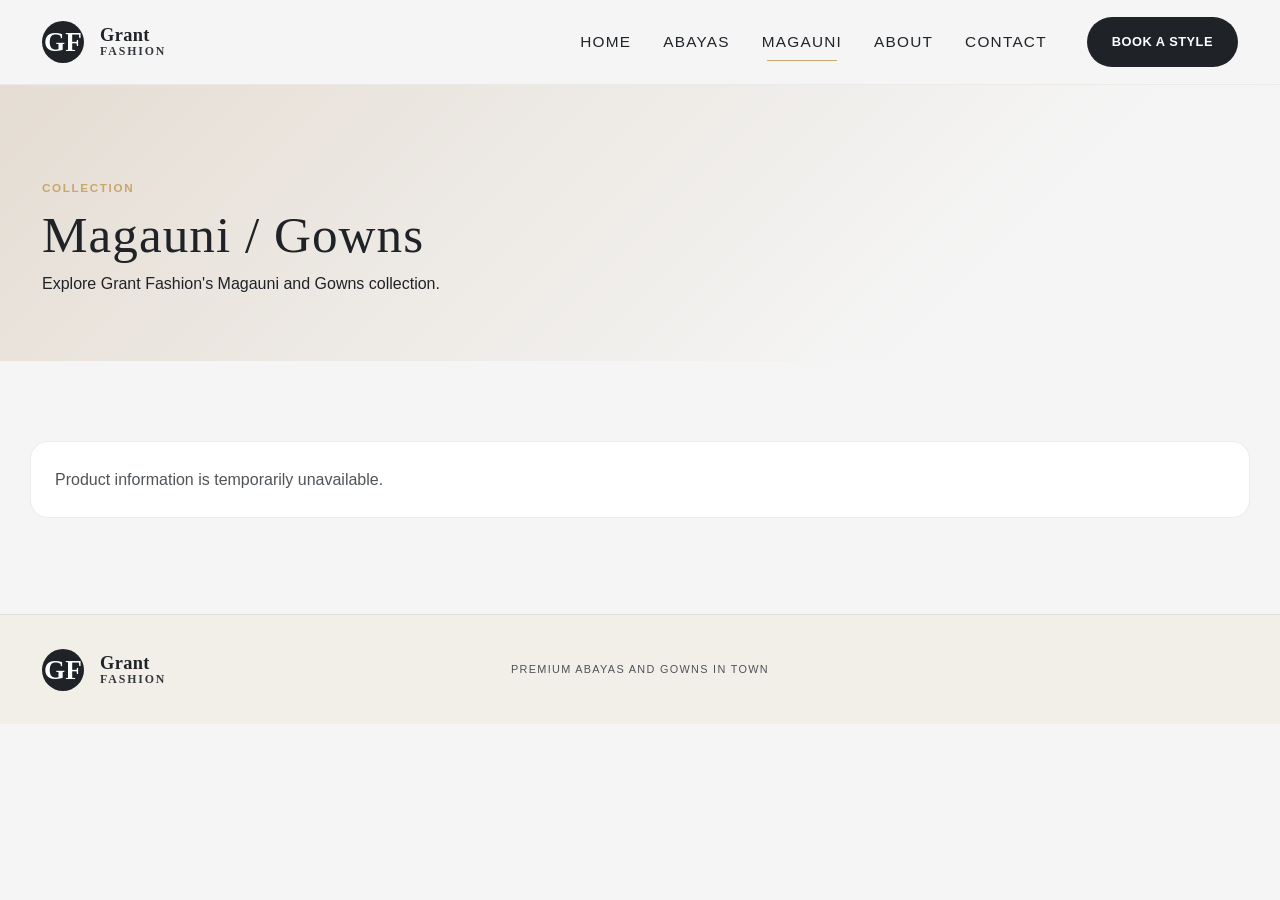
<file: pages/magauni.html>
<!DOCTYPE html>
<html lang="en">
  <head>
    <meta charset="UTF-8" />
    <meta name="viewport" content="width=device-width, initial-scale=1.0" />
    <meta http-equiv="Content-Security-Policy" content="default-src 'self'; base-uri 'self'; form-action 'self' https://wa.me; img-src 'self' data:; style-src 'self' 'unsafe-inline' https://fonts.googleapis.com https://cdn.jsdelivr.net; font-src 'self' https://fonts.gstatic.com https://cdn.jsdelivr.net; script-src 'self' https://cdn.jsdelivr.net; connect-src 'self'; object-src 'none'" />
    <meta http-equiv="Referrer-Policy" content="strict-origin-when-cross-origin" />
    <meta http-equiv="Permissions-Policy" content="geolocation=(), microphone=(), camera=()" />
    <meta
      name="description"
      content="Browse Grant Fashion's magauni and gown collection."
    />
    <title>Magauni & Gowns | Grant Fashion</title>
    <meta property="og:site_name" content="Grant Fashion" />
    <meta property="og:title" content="Magauni &amp; Gowns | Grant Fashion" />
    <meta property="og:description" content="Browse Grant Fashion's magauni and gown collection." />
    <link rel="preconnect" href="https://fonts.googleapis.com" />
    <link rel="preconnect" href="https://fonts.gstatic.com" crossorigin />
    <link
      href="https://fonts.googleapis.com/css2?family=Cormorant+Garamond:wght@400;500;600;700&family=Inter:wght@400;500;600;700&display=swap"
      rel="stylesheet"
    />
    <link
      rel="stylesheet"
      href="https://cdn.jsdelivr.net/npm/bootstrap@5.3.3/dist/css/bootstrap.min.css"
    />
    <link
      rel="stylesheet"
      href="https://cdn.jsdelivr.net/npm/bootstrap-icons@1.11.3/font/bootstrap-icons.min.css"
    />
    <link rel="stylesheet" href="../assets/css/style.css" />
  </head>
  <body>
    <header class="site-header">
      <nav class="navbar navbar-expand-lg navbar-light px-3 px-lg-4 py-3">
        <div class="container-xl">
          <a class="navbar-brand d-flex align-items-center gap-3" href="../index.html" aria-label="Grant Fashion home">
            <img class="brand-logo" data-brand-logo alt="" hidden />
            <span class="brand-mark" data-brand-initials aria-hidden="true">GF</span>
            <div class="brand-copy">
              <span class="brand-name" data-brand-name>Grant</span>
              <span class="brand-subtitle" data-brand-tagline>Fashion</span>
            </div>
          </a>

          <button
            class="navbar-toggler border-0 shadow-none"
            type="button"
            data-menu-toggle
            aria-controls="mobileMenu"
            aria-expanded="false"
            aria-label="Open navigation menu"
          >
            <span class="navbar-toggler-icon"></span>
          </button>

          <div class="collapse navbar-collapse justify-content-end">
            <ul class="navbar-nav align-items-center gap-lg-3">
              <li class="nav-item"><a class="nav-link" href="../index.html">Home</a></li>
              <li class="nav-item"><a class="nav-link" href="abayas.html">Abayas</a></li>
              <li class="nav-item"><a class="nav-link active" href="magauni.html">Magauni</a></li>
              <li class="nav-item"><a class="nav-link" href="about.html">About</a></li>
              <li class="nav-item"><a class="nav-link" href="contact.html">Contact</a></li>
              <li class="nav-item ms-lg-3">
                <a class="btn btn-primary btn-cta" href="contact.html">Book a Style</a>
              </li>
            </ul>
          </div>
        </div>
      </nav>
    </header>

    <div class="offcanvas offcanvas-end" tabindex="-1" id="mobileMenu" aria-labelledby="mobileMenuLabel">
      <div class="offcanvas-header">
        <h5 class="offcanvas-title" id="mobileMenuLabel">Menu</h5>
        <button type="button" class="btn-close" data-menu-close aria-label="Close menu"></button>
      </div>
      <div class="offcanvas-body">
        <ul class="nav flex-column mobile-nav">
          <li><a class="nav-link" href="../index.html">Home</a></li>
          <li><a class="nav-link" href="abayas.html">Abayas</a></li>
          <li><a class="nav-link active" href="magauni.html">Magauni</a></li>
          <li><a class="nav-link" href="about.html">About</a></li>
          <li><a class="nav-link" href="contact.html">Contact</a></li>
          <li class="mt-3"><a class="btn btn-primary w-100 btn-cta" href="contact.html">Book a Style</a></li>
        </ul>
      </div>
    </div>

    <main>
      <section class="page-hero collection-hero alt-hero">
        <div class="container-xl">
          <div class="page-hero-inner">
            <p class="eyebrow">Collection</p>
            <h1>Magauni / Gowns</h1>
            <p data-collection-description="magauni" data-brand-copy>
              Explore Grant Fashion's Magauni and Gowns collection.
            </p>
          </div>
        </div>
      </section>

      <section class="section-space">
        <div class="container-xl">
          <div class="row g-4" id="product-grid-magauni"><p class="empty-state" role="status">Loading published products…</p></div>
        </div>
      </section>
    </main>

    <footer class="site-footer">
      <div class="container-xl">
        <div class="row g-4 align-items-center">
          <div class="col-lg-4">
            <a class="navbar-brand d-flex align-items-center gap-3" href="../index.html">
              <img class="brand-logo" data-brand-logo alt="" hidden />
              <span class="brand-mark" data-brand-initials aria-hidden="true">GF</span>
              <div class="brand-copy">
                <span class="brand-name" data-brand-name>Grant</span>
                <span class="brand-subtitle" data-brand-tagline>Fashion</span>
              </div>
            </a>
          </div>
          <div class="col-lg-4 text-lg-center">
            <p class="footer-copy">Premium abayas and gowns in town</p>
          </div>
          <div class="col-lg-4 text-lg-end">
            <div class="social-links">
              <a data-setting-link="instagram_url" href="#" aria-label="Instagram" hidden><i class="bi bi-instagram"></i></a>
              <a data-setting-link="tiktok_url" href="#" aria-label="TikTok" hidden><i class="bi bi-tiktok"></i></a>
              <a data-setting-link="business_whatsapp" href="#" aria-label="WhatsApp" hidden><i class="bi bi-whatsapp"></i></a>
            </div>
          </div>
        </div>
      </div>
    </footer>

    <script src="https://cdn.jsdelivr.net/npm/bootstrap@5.3.3/dist/js/bootstrap.bundle.min.js"></script>
    <script src="../assets/js/brand.js"></script>
    <script src="../assets/js/main.js"></script>
  </body>
</html>
</file>
<file: assets/css/style.css>
:root {
  --color-charcoal: #1f2328;
  --color-offwhite: #f5f5f5;
  --color-grey: #b5b5b5;
  --color-gold: #c9a66b;
  --color-white: #ffffff;
  --color-surface: #f8f6f2;
  --color-muted: #e9e2d7;
  --color-text: #1f2328;
  --color-text-soft: #4f5458;
  --shadow-soft: 0 18px 42px rgba(31, 35, 40, 0.08);
  --border-soft: rgba(31, 35, 40, 0.08);
  --container: 1220px;
  --radius-lg: 26px;
  --radius-md: 18px;
  --radius-sm: 12px;
}

* {
  box-sizing: border-box;
}

html {
  scroll-behavior: smooth;
}

body {
  margin: 0;
  font-family: "Inter", sans-serif;
  background: var(--color-offwhite);
  color: var(--color-text);
  line-height: 1.7;
}

img {
  max-width: 100%;
  display: block;
}

[hidden] {
  display: none !important;
}

a {
  text-decoration: none;
  transition: all 0.2s ease;
}

button,
input,
textarea {
  font: inherit;
}

h1,
h2,
h3,
.brand-name,
.brand-subtitle {
  font-family: "Cormorant Garamond", serif;
  letter-spacing: 0.02em;
}

p {
  margin: 0 0 1rem;
}

.container-xl {
  max-width: var(--container);
}

.site-header {
  position: sticky;
  top: 0;
  z-index: 1020;
  background: rgba(245, 245, 245, 0.9);
  backdrop-filter: blur(12px);
  border-bottom: 1px solid rgba(31, 35, 40, 0.05);
}

.navbar {
  min-height: 76px;
}

.navbar-brand {
  color: var(--color-charcoal);
  margin-right: 0;
}

.brand-mark {
  display: inline-flex;
  align-items: center;
  justify-content: center;
  width: 42px;
  height: 42px;
  border-radius: 50%;
  background: var(--color-charcoal);
  color: var(--color-white);
  font-family: "Cormorant Garamond", serif;
  font-size: 1.7rem;
  font-weight: 700;
}

.brand-logo {
  width: 42px;
  height: 42px;
  border-radius: 50%;
  object-fit: contain;
}

.brand-copy {
  display: flex;
  flex-direction: column;
  min-width: 0;
  max-width: min(55vw, 24rem);
  line-height: 1.05;
}

.brand-name,
.brand-subtitle {
  display: block;
  font-size: 1.15rem;
  font-weight: 600;
}

.brand-name,
.brand-subtitle,
[data-brand-copy],
[data-brand-connect],
[data-brand-description] {
  white-space: normal;
}

.brand-name {
  max-width: 100%;
  overflow-wrap: anywhere;
}

.brand-subtitle,
[data-brand-copy],
[data-brand-connect],
[data-brand-description] {
  overflow-wrap: anywhere;
}

.brand-subtitle {
  font-size: 0.74rem;
  letter-spacing: 0.16em;
  text-transform: uppercase;
  opacity: 0.9;
}

.navbar-nav .nav-link {
  color: var(--color-charcoal);
  font-size: 0.96rem;
  letter-spacing: 0.08em;
  text-transform: uppercase;
  padding: 0.625rem 0.8rem;
  position: relative;
}

.navbar-nav .nav-link::after {
  content: "";
  position: absolute;
  left: 0.8rem;
  right: 0.8rem;
  bottom: 0.25rem;
  height: 1px;
  background: var(--color-gold);
  transform: scaleX(0);
  transform-origin: left;
  transition: transform 0.2s ease;
}

.navbar-nav .nav-link:hover,
.navbar-nav .nav-link:focus-visible,
.navbar-nav .nav-link.active {
  color: var(--color-charcoal);
}

.navbar-nav .nav-link:hover::after,
.navbar-nav .nav-link:focus-visible::after,
.navbar-nav .nav-link.active::after {
  transform: scaleX(1);
}

.btn {
  border-radius: 999px;
  padding: 0.9rem 1.7rem;
  font-weight: 600;
  letter-spacing: 0.04em;
  text-transform: uppercase;
  font-size: 0.8rem;
  border: 1px solid transparent;
  transition: all 0.2s ease;
}

.btn-primary {
  background: var(--color-charcoal);
  color: var(--color-white);
  box-shadow: none;
}

.btn-primary:hover,
.btn-primary:focus-visible {
  background: #0f1115;
  color: var(--color-white);
}

.btn-secondary {
  background: transparent;
  border-color: rgba(31, 35, 40, 0.25);
  color: var(--color-charcoal);
}

.btn-secondary:hover,
.btn-secondary:focus-visible {
  border-color: var(--color-charcoal);
  color: var(--color-charcoal);
  background: rgba(31, 35, 40, 0.04);
}

.btn-cta {
  padding-inline: 1.5rem;
}

.hero-section {
  padding: 3.5rem 0 4rem;
  background: linear-gradient(180deg, rgba(255,255,255,0.2), transparent 65%);
}

.content-column {
  padding-top: 2rem;
}

.eyebrow {
  display: inline-block;
  margin-bottom: 0.8rem;
  color: var(--color-gold);
  text-transform: uppercase;
  letter-spacing: 0.14em;
  font-size: 0.73rem;
  font-weight: 600;
}

.eyebrow.small {
  font-size: 0.68rem;
}

.hero-section h1,
.page-hero h1,
.section-heading h2,
.brand-story h2,
.value-card h3,
.contact-panel h2,
.contact-form-wrap h3,
.feature-card h3,
.product-card h3 {
  margin-bottom: 1rem;
  color: var(--color-charcoal);
}

.hero-section h1 {
  max-width: 520px;
  font-size: clamp(3.2rem, 6vw, 6rem);
  line-height: 0.9;
  font-weight: 600;
  margin-bottom: 1.2rem;
}

.hero-copy {
  max-width: 560px;
  font-size: 1.08rem;
  color: var(--color-text-soft);
  margin-bottom: 1.75rem;
}

.hero-actions {
  display: flex;
  flex-wrap: wrap;
  gap: 1rem;
  margin-bottom: 2rem;
}

.hero-metrics {
  display: flex;
  flex-wrap: wrap;
  gap: 1.25rem 2.2rem;
  padding-top: 1.5rem;
  border-top: 1px solid var(--border-soft);
}

.hero-metrics div {
  display: flex;
  flex-direction: column;
  gap: 0.15rem;
}

.hero-metrics strong {
  font-size: 1.1rem;
  color: var(--color-charcoal);
}

.hero-metrics span {
  font-size: 0.85rem;
  color: var(--color-text-soft);
}

.editorial-visual {
  position: relative;
  min-height: 640px;
  border-radius: var(--radius-lg);
  overflow: hidden;
  background:
    radial-gradient(ellipse at 68% 28%, rgba(201, 166, 107, 0.3), transparent 34%),
    linear-gradient(145deg, #5c5b57, #25292c 62%, #151719);
  box-shadow: var(--shadow-soft);
}

.editorial-image {
  position: absolute;
  inset: 0;
  width: 100%;
  height: 100%;
  object-fit: cover;
}

.feature-image {
  position: relative;
}

.feature-image img {
  position: absolute;
  inset: 0;
  width: 100%;
  height: 100%;
  object-fit: cover;
}

.visual-card {
  position: absolute;
  border-radius: var(--radius-md);
  background: rgba(255,255,255,0.1);
  border: 1px solid rgba(255,255,255,0.2);
  backdrop-filter: blur(2px);
  color: var(--color-white);
}

.visual-card-large {
  right: 15%;
  bottom: 8%;
  width: 260px;
  height: 340px;
  box-shadow: 0 30px 60px rgba(18, 22, 29, 0.25);
  background: linear-gradient(135deg, rgba(255,255,255,0.08), rgba(255,255,255,0.02));
}

.visual-card-small {
  left: 8%;
  top: 9%;
  width: 200px;
  height: 120px;
  display: flex;
  align-items: center;
  justify-content: center;
  font-size: 1rem;
  letter-spacing: 0.08em;
  text-transform: uppercase;
}

.card-tag {
  position: absolute;
  left: 1.15rem;
  bottom: 1.15rem;
  padding: 0.52rem 0.9rem;
  border-radius: 999px;
  background: rgba(201, 166, 107, 0.18);
  color: var(--color-white);
  font-size: 0.72rem;
  letter-spacing: 0.09em;
  text-transform: uppercase;
}

.section-space {
  padding: 5rem 0;
}

.section-heading {
  margin-bottom: 2rem;
}

.section-heading.centered {
  text-align: center;
}

.section-heading h2,
.brand-story h2 {
  font-size: clamp(2.2rem, 3vw, 3.2rem);
  line-height: 0.95;
  margin-bottom: 0;
}

.text-link {
  display: inline-flex;
  align-items: center;
  gap: 0.55rem;
  color: var(--color-charcoal);
  font-weight: 600;
  letter-spacing: 0.04em;
  text-transform: uppercase;
  font-size: 0.74rem;
}

.text-link:hover,
.text-link:focus-visible {
  color: var(--color-gold);
}

.feature-card {
  display: flex;
  flex-direction: column;
  overflow: hidden;
  border-radius: var(--radius-lg);
  background: var(--color-white);
  box-shadow: var(--shadow-soft);
  border: 1px solid rgba(31,35,40,0.04);
}

.feature-image {
  min-height: 410px;
  display: flex;
  align-items: end;
  justify-content: flex-start;
  padding: 1.5rem;
  color: var(--color-white);
  font-family: "Cormorant Garamond", serif;
  font-size: clamp(2rem, 2vw, 3rem);
  font-weight: 600;
  letter-spacing: 0.02em;
}

.feature-card-abaya .feature-image {
  background: linear-gradient(145deg, #9b9385, #56524c 70%);
}

.feature-card-gown .feature-image {
  background: linear-gradient(145deg, #c0ad9a, #66574b 70%);
}

.feature-content {
  padding: 1.7rem 1.5rem 1.75rem;
}

.feature-content h3 {
  font-size: clamp(2rem, 2vw, 2.6rem);
  line-height: 0.95;
  margin-bottom: 0.7rem;
}

.product-card {
  background: var(--color-white);
  border-radius: var(--radius-md);
  overflow: hidden;
  border: 1px solid rgba(31,35,40,0.06);
  box-shadow: rgba(31,35,40,0.04) 0 8px 20px;
  height: 100%;
}

.product-image {
  height: 320px;
  width: 100%;
  background-size: cover;
  background-position: center;
  object-fit: cover;
}

.product-image-missing {
  display: grid;
  place-items: center;
  padding: 1rem;
  background: linear-gradient(145deg, #e8e2d9, #d5cec2);
  color: var(--color-text-soft);
  font-size: 0.85rem;
  text-align: center;
}

.image-placeholder {
  background-size: cover;
  background-position: center;
}

.image-sand {
  background-image: linear-gradient(145deg, #d8caba, #938471);
}

.image-ivory {
  background-image: linear-gradient(145deg, #e8ded3, #a59a8f);
}

.image-charcoal {
  background-image: linear-gradient(145deg, #77736e, #282a2d);
}

.image-gold {
  background-image: linear-gradient(145deg, #dbcaab, #a28b64);
}

.product-body {
  padding: 1.25rem 1rem 1.35rem;
}

.category {
  margin-bottom: 0.4rem;
  font-size: 0.74rem;
  letter-spacing: 0.12em;
  color: var(--color-gold);
  text-transform: uppercase;
  font-weight: 600;
}

.product-body h3 {
  font-size: clamp(1.8rem, 2vw, 2.3rem);
  line-height: 0.95;
  margin-bottom: 0.4rem;
}

.meta {
  color: var(--color-text-soft);
  margin-bottom: 0.8rem;
}

.brand-story {
  background: rgba(255,255,255,0.3);
}

.story-image {
  position: relative;
  min-height: 420px;
  border-radius: var(--radius-lg);
  display: flex;
  align-items: flex-end;
  justify-content: center;
  padding: 1.25rem;
  color: var(--color-white);
  background: radial-gradient(ellipse at 50% 35%, rgba(201, 166, 107, 0.3), transparent 45%), linear-gradient(145deg, #77736e, #282a2d);
  box-shadow: var(--shadow-soft);
}

.story-image-photo {
  position: absolute;
  inset: 0;
  width: 100%;
  height: 100%;
  border-radius: inherit;
  object-fit: cover;
}

.story-image span {
  display: inline-block;
  background: rgba(31,35,40,0.36);
  border: 1px solid rgba(255,255,255,0.2);
  padding: 0.55rem 0.9rem;
  border-radius: 999px;
  letter-spacing: 0.1em;
  text-transform: uppercase;
  font-size: 0.7rem;
}

.inquiry-panel {
  display: flex;
  justify-content: space-between;
  align-items: center;
  gap: 1.5rem;
  background: var(--color-charcoal);
  color: var(--color-white);
  border-radius: var(--radius-lg);
  padding: 2rem 2.3rem;
  box-shadow: var(--shadow-soft);
}

.inquiry-panel h2 {
  margin: 0;
  color: var(--color-white);
  font-size: clamp(2.1rem, 3vw, 3rem);
  line-height: 0.95;
}

.site-footer {
  background: #f2efe9;
  border-top: 1px solid rgba(31,35,40,0.08);
  padding: 2.1rem 0;
}

.footer-copy {
  margin: 0;
  color: var(--color-text-soft);
  text-transform: uppercase;
  letter-spacing: 0.12em;
  font-size: 0.68rem;
}

.social-links {
  display: flex;
  justify-content: flex-end;
  gap: 0.85rem;
}

.social-links a {
  display: inline-flex;
  align-items: center;
  justify-content: center;
  width: 42px;
  height: 42px;
  border-radius: 50%;
  background: var(--color-white);
  color: var(--color-charcoal);
  border: 1px solid rgba(31,35,40,0.08);
}

.social-links a:hover,
.social-links a:focus-visible {
  background: var(--color-charcoal);
  color: var(--color-white);
}

.page-hero {
  padding: 5.5rem 0 3rem;
  background: linear-gradient(180deg, rgba(255,255,255,0.2), transparent 70%);
}

.page-hero-inner {
  max-width: 760px;
}

.page-hero-inner.narrow {
  max-width: 680px;
}

.page-hero h1 {
  font-size: clamp(3rem, 4vw, 5rem);
  line-height: 0.92;
  margin-bottom: 0.75rem;
}

.collection-hero {
  background: linear-gradient(135deg, #e8e2d7, #f5f5f5 75%);
}

.alt-hero {
  background: linear-gradient(135deg, #e5ddd3, #f5f5f5 75%);
}

.about-hero {
  background: linear-gradient(135deg, #e3ddd2, #f5f5f5 75%);
}

.contact-hero {
  background: linear-gradient(135deg, #e6ddd1, #f5f5f5 75%);
}

.muted-surface {
  background: rgba(255,255,255,0.35);
}

.value-card {
  background: var(--color-white);
  border: 1px solid rgba(31,35,40,0.05);
  border-radius: var(--radius-md);
  padding: 2rem 1.5rem;
  text-align: center;
  box-shadow: rgba(31,35,40,0.04) 0 10px 22px;
}

.value-card i {
  display: inline-flex;
  align-items: center;
  justify-content: center;
  width: 58px;
  height: 58px;
  border-radius: 50%;
  background: rgba(201,166,107,0.14);
  color: var(--color-charcoal);
  font-size: 1.5rem;
  margin-bottom: 0.9rem;
}

.value-card h3 {
  margin-bottom: 0.5rem;
  font-size: 2rem;
}

.story-image-large {
  min-height: 520px;
}

.contact-panel,
.contact-form-wrap {
  background: var(--color-white);
  border-radius: var(--radius-lg);
  border: 1px solid rgba(31,35,40,0.05);
  box-shadow: rgba(31,35,40,0.04) 0 12px 25px;
}

.contact-panel {
  padding: 2rem 1.5rem;
}

.contact-list {
  list-style: none;
  padding: 0;
  margin: 1.5rem 0 0;
  display: grid;
  gap: 1rem;
}

.contact-list li {
  display: flex;
  align-items: center;
  gap: 0.8rem;
  padding-bottom: 0.9rem;
  border-bottom: 1px solid rgba(31,35,40,0.05);
}

.contact-list i {
  width: 40px;
  height: 40px;
  display: inline-flex;
  align-items: center;
  justify-content: center;
  border-radius: 50%;
  background: rgba(201,166,107,0.12);
  color: var(--color-charcoal);
}

.contact-list a {
  color: var(--color-charcoal);
  font-weight: 600;
}

.contact-form-wrap {
  padding: 2rem 1.5rem;
}

.contact-form label {
  display: block;
  margin-bottom: 0.45rem;
  color: var(--color-charcoal);
  font-weight: 600;
}

.contact-form input,
.contact-form textarea {
  width: 100%;
  background: var(--color-offwhite);
  border: 1px solid rgba(31,35,40,0.08);
  border-radius: 14px;
  padding: 0.85rem 1rem;
  color: var(--color-charcoal);
}

.contact-form input:focus,
.contact-form textarea:focus {
  outline: none;
  border-color: rgba(201,166,107,0.9);
  box-shadow: 0 0 0 0.2rem rgba(201,166,107,0.18);
}

.empty-state {
  grid-column: 1 / -1;
  padding: 1.5rem;
  border: 1px solid var(--border-soft);
  border-radius: var(--radius-md);
  background: var(--color-white);
  color: var(--color-text-soft);
}

.navbar-toggler {
  display: inline-grid;
  width: 44px;
  height: 44px;
  place-items: center;
  padding: 0;
  border: 0;
  background: transparent;
}

.navbar-toggler-icon {
  display: block;
  width: 1.5rem;
  height: 1.5rem;
  background: linear-gradient(
    to bottom,
    transparent 18%,
    var(--color-charcoal) 18% 25%,
    transparent 25% 47%,
    var(--color-charcoal) 47% 54%,
    transparent 54% 76%,
    var(--color-charcoal) 76% 83%,
    transparent 83%
  );
}

.offcanvas {
  position: fixed;
  z-index: 1055;
  top: 0;
  right: 0;
  bottom: 0;
  display: flex;
  width: min(400px, 100vw);
  flex-direction: column;
  overflow-y: auto;
  padding: 1.25rem;
  background: rgba(245,245,245,0.98);
  visibility: hidden;
  pointer-events: none;
  transform: translateX(100%);
  transition: transform 0.3s ease-in-out, visibility 0.3s;
}

.offcanvas.show {
  visibility: visible;
  pointer-events: auto;
  transform: translateX(0);
}

.offcanvas-header {
  display: flex;
  align-items: center;
  justify-content: space-between;
  gap: 1rem;
}

.offcanvas-title {
  margin: 0;
}

.offcanvas-body {
  flex: 1;
  overflow-y: auto;
}

.btn-close {
  width: 2rem;
  height: 2rem;
  border: 0;
  background: transparent;
  color: var(--color-charcoal);
  font-size: 1.5rem;
  cursor: pointer;
}

.btn-close::before {
  content: "×";
}

@media (max-width: 991.98px) {
  .navbar-collapse {
    display: none !important;
  }
}

body.menu-open::before {
  position: fixed;
  z-index: 1040;
  inset: 0;
  background: rgba(31, 35, 40, 0.38);
  content: "";
}

@media (min-width: 992px) {
  .navbar-toggler {
    display: none;
  }

  .offcanvas {
    display: none;
  }
}

.mobile-nav .nav-link {
  color: var(--color-charcoal);
  font-size: 1rem;
  text-transform: uppercase;
  letter-spacing: 0.08em;
  padding: 0.8rem 0;
}

@media (max-width: 991.98px) {
  .navbar-toggler {
    border: 0;
  }

  .hero-section {
    padding-top: 2.4rem;
  }

  .editorial-visual {
    min-height: 520px;
  }

  .inquiry-panel {
    flex-direction: column;
    align-items: flex-start;
  }
}

@media (max-width: 767.98px) {
  .section-space {
    padding: 4rem 0;
  }

  .hero-metrics {
    gap: 1rem 1.4rem;
  }

  .feature-image {
    min-height: 300px;
  }

  .product-image {
    height: 280px;
  }

  .story-image {
    min-height: 320px;
  }

  .inquiry-panel {
    padding: 1.5rem 1.25rem;
  }

  .social-links {
    justify-content: flex-start;
  }
}

@media (max-width: 575.98px) {
  .hero-section h1 {
    font-size: 3rem;
  }

  .hero-actions {
    flex-direction: column;
    align-items: stretch;
  }

  .btn {
    width: 100%;
  }

  .section-heading {
    margin-bottom: 1.5rem;
  }

  .navbar-brand {
    gap: 0.8rem !important;
  }

  .brand-name,
  .brand-subtitle {
    font-size: 0.98rem;
  }
}
</file>
